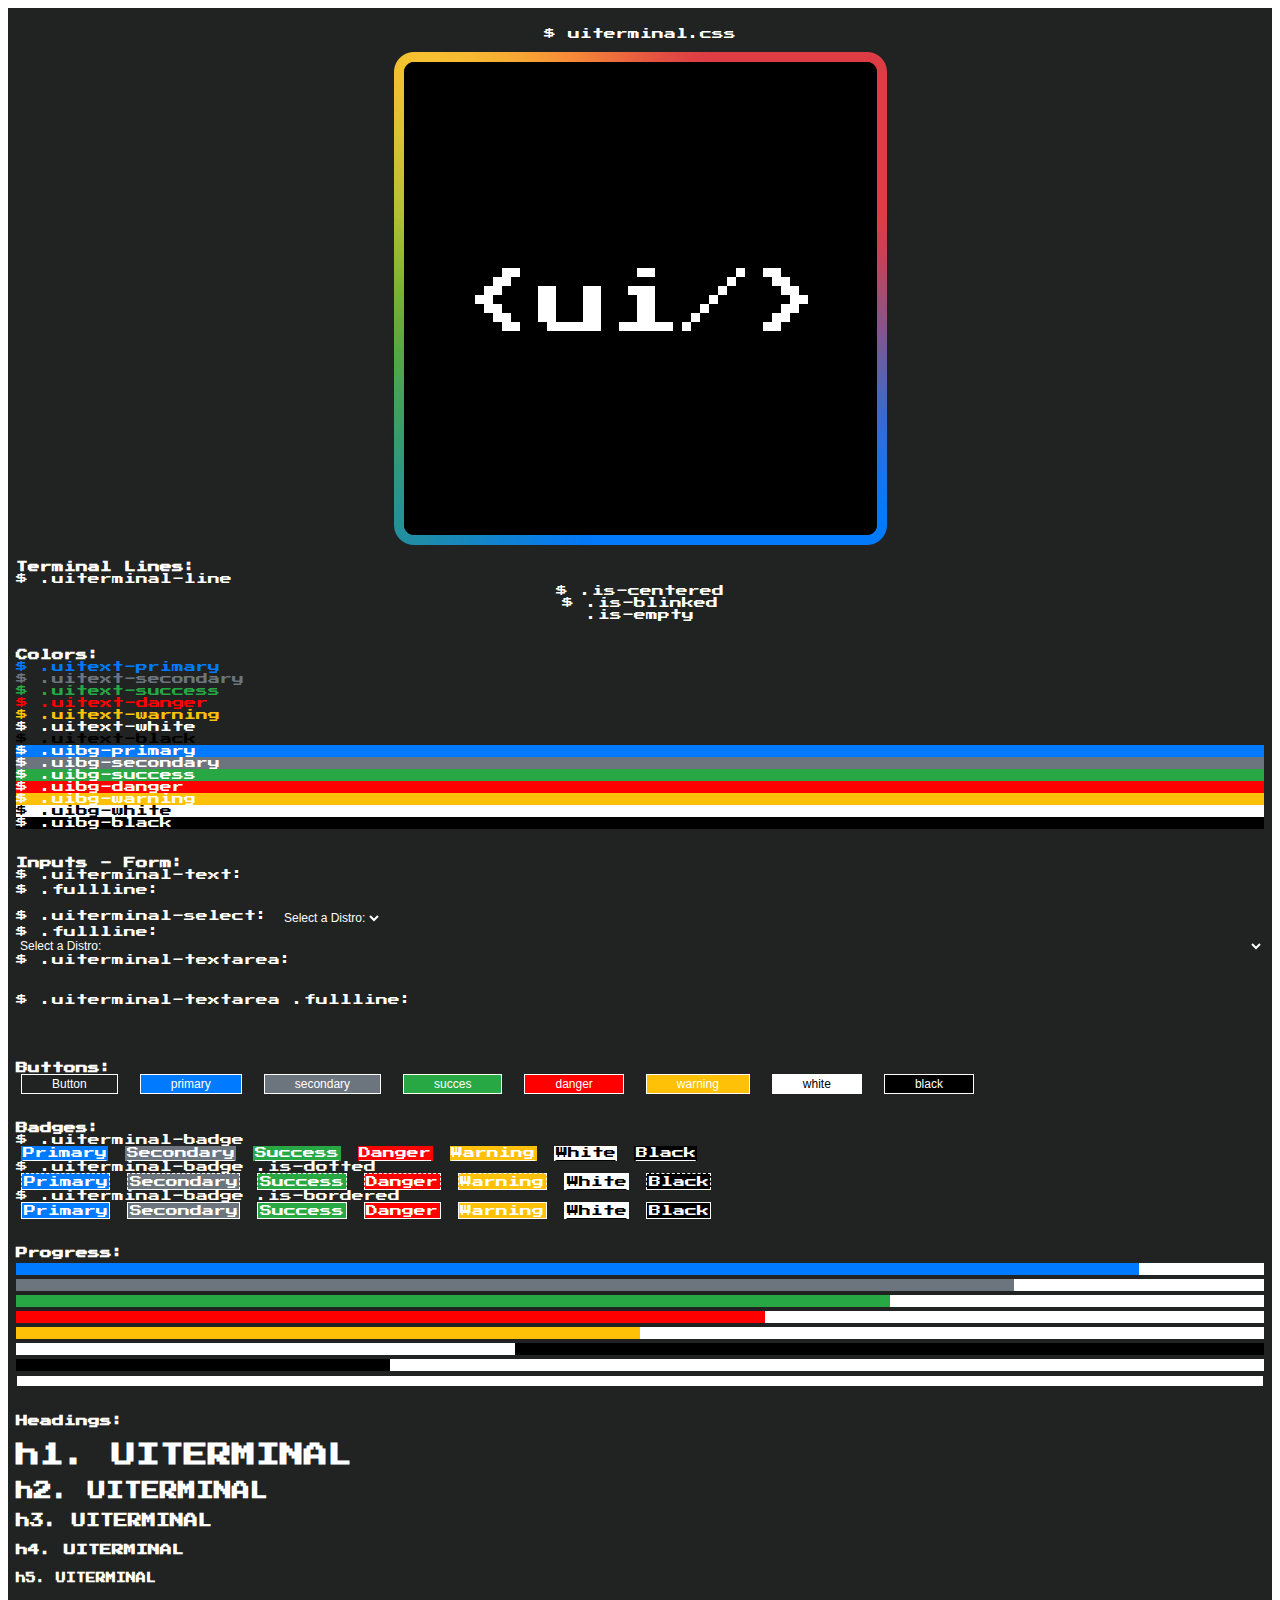
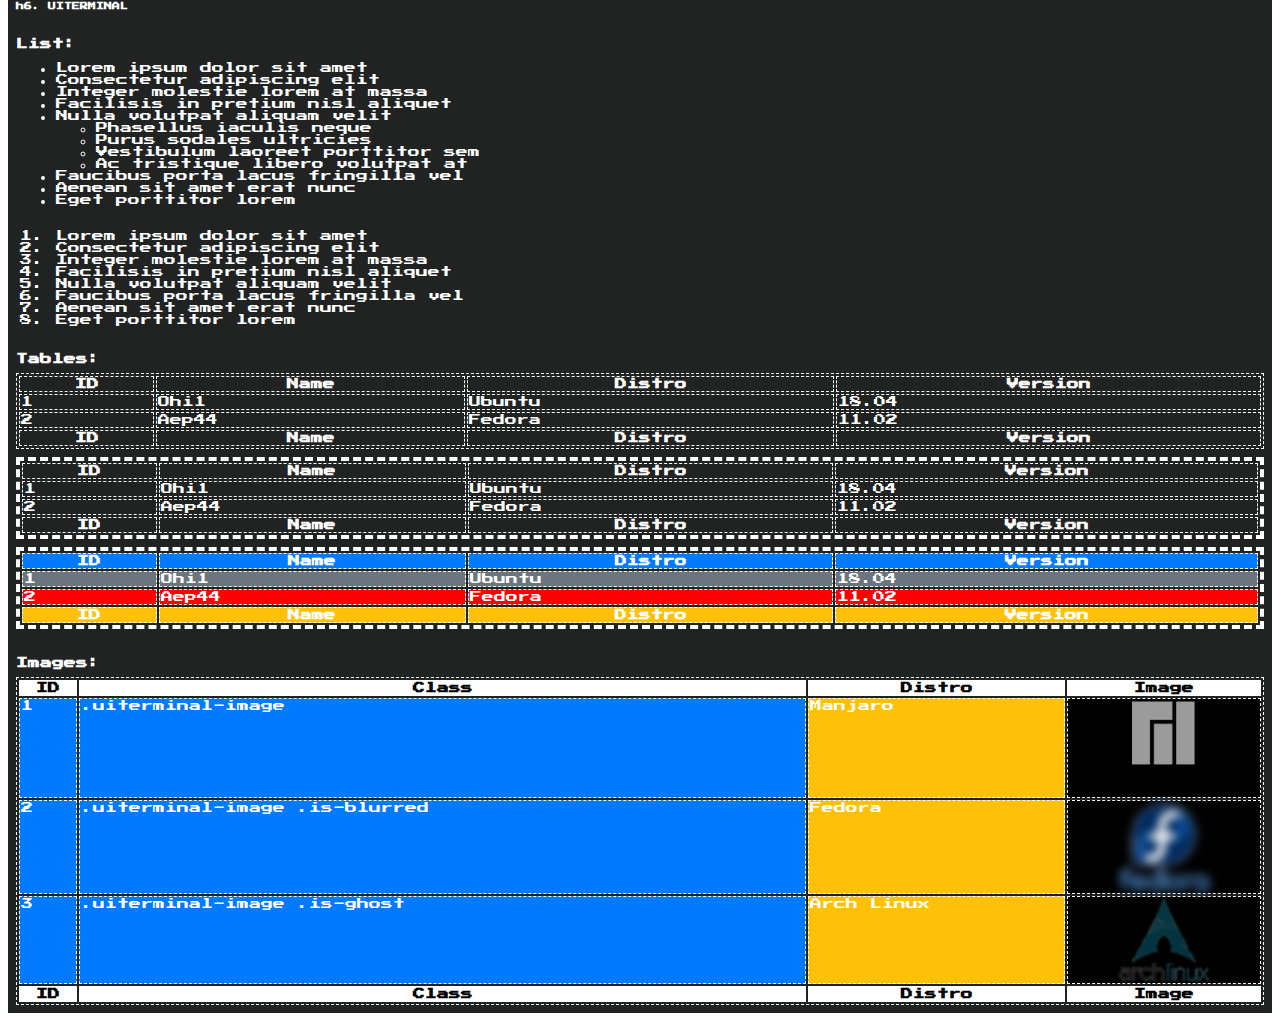
<file: examples/index.html>
<html>
    <head>
        <link href="https://fonts.googleapis.com/css?family=Press+Start+2P" rel="stylesheet">
        <link rel="stylesheet" href="../uiterminal.css" >

    </head>
<body >
    
<div class='uiterminal-full'>

<p class='uiterminal-line is-centered'>uiterminal.css</p>
<p class='uiterminal-line is-centered is-empty'><img  src='images/uiterminal.png'></p>

<!--Terminal Lines-->
<span class='uiterminal-line is-empty'> <h4>Terminal Lines:</h4></span>
<span class='uiterminal-line'>.uiterminal-line</span>
<span class='uiterminal-line is-centered'>.is-centered</span>
<span class='uiterminal-line is-centered is-blinked'> .is-blinked </span>
<span class='uiterminal-line is-centered is-empty'> .is-empty</span>

<!--Colors-->
<span class='uiterminal-line is-empty'><br></span>
<span class='uiterminal-line is-empty'> <h4>Colors:</h4></span>
<span class='uiterminal-line uitext-primary'>.uitext-primary</span>    
<span class='uiterminal-line uitext-secondary'>.uitext-secondary</span>    
<span class='uiterminal-line uitext-success'>.uitext-success</span>    
<span class='uiterminal-line uitext-danger'>.uitext-danger</span>    
<span class='uiterminal-line uitext-warning'>.uitext-warning</span>    
<span class='uiterminal-line uitext-white'>.uitext-white</span>    
<span class='uiterminal-line uitext-black '>.uitext-black</span> 
<span class='uiterminal-line uitext-white uibg-primary'>.uibg-primary</span>  
<span class='uiterminal-line uitext-white uibg-secondary'>.uibg-secondary</span>  
<span class='uiterminal-line uitext-white uibg-success'>.uibg-success</span>  
<span class='uiterminal-line uitext-white uibg-danger'>.uibg-danger</span>  
<span class='uiterminal-line uitext-white uibg-warning'>.uibg-warning</span>  
<span class='uiterminal-line uitext-black uibg-white'>.uibg-white</span>  
<span class='uiterminal-line uitext-white uibg-black'>.uibg-black</span>  
   

<!-- Forms -->
<span class='uiterminal-line is-empty'><br></span>
<span class='uiterminal-line is-empty'><h4> Inputs - Form:</h4></span>   
<span class='uiterminal-line'> .uiterminal-text: <input type='text' class='uiterminal-text' autofocus> </span>
<span class='uiterminal-line'> .fullline: <input type='text' class='uiterminal-text fullline' autofocus> </span>
<span class='uiterminal-line'> .uiterminal-select:
    <select class='uiterminal-select'>
    <option value="0">Select a Distro:</option><option value="1">Ubuntu</option>
    <option value="2">Debian</option>
    </select>
</span>
<span class='uiterminal-line'> .fullline:
    <select class='uiterminal-select fullline'><option value="0">Select a Distro:</option>
    <option value="1">Ubuntu</option>
    <option value="2">Debian</option>
    </select>
</span>
<span class='uiterminal-line'> .uiterminal-textarea: </span>
<span class='uiterminal-line is-empty'>
     <textarea class='uiterminal-textarea' autofocus> </textarea>
</span>
<span class='uiterminal-line'> .uiterminal-textarea .fullline: </span>
<span class='uiterminal-line is-empty'></span>
    <textarea class='uiterminal-textarea fullline' autofocus> </textarea>
</span>

<!--Buttons-->
<span class='uiterminal-line is-empty'><br></span>
<span class='uiterminal-line is-empty'><h4>Buttons:</h4></span>     
<span class='uiterminal-line is-empty'>
    <button class='uiterminal-button '>Button</button>
    <button class='uiterminal-button uitext-white uibg-primary'>primary</button>
    <button class='uiterminal-button uitext-white uibg-secondary'>secondary</button>
    <button class='uiterminal-button uitext-white uibg-success'>succes</button>
    <button class='uiterminal-button uitext-white uibg-danger'>danger</button>
    <button class='uiterminal-button uitext-white uibg-warning'>warning</button>
    <button class='uiterminal-button uitext-black uibg-white'>white</button>
    <button class='uiterminal-button uitext-white uibg-black '>black</button>
</span>  

<!--Badges-->
<span class="uiterminal-line is-empty"><br></span>
<span class='uiterminal-line is-empty'><h4> Badges:</h4></span>      
<span class='uiterminal-line'> .uiterminal-badge</span>      
<span class='uiterminal-line is-empty'>
            
    <a href="#" class="uiterminal-badge uitext-white uibg-primary">Primary</a>
    <a href="#" class="uiterminal-badge uitext-white uibg-secondary">Secondary</a>
    <a href="#" class="uiterminal-badge uitext-white uibg-success">Success</a>
    <a href="#" class="uiterminal-badge uitext-white uibg-danger">Danger</a>
    <a href="#" class="uiterminal-badge uitext-white uibg-warning">Warning</a>
    <a href="#" class="uiterminal-badge uitext-black uibg-white">White</a>
    <a href="#" class="uiterminal-badge uitext-white uibg-black">Black</a>
</span>    
<span class='uiterminal-line'> .uiterminal-badge .is-dotted</span>   
<span class='uiterminal-line is-empty'>
    <a href="#" class="uiterminal-badge uitext-white uibg-primary is-dotted">Primary</a>
    <a href="#" class="uiterminal-badge uitext-white uibg-secondary is-dotted">Secondary</a>
    <a href="#" class="uiterminal-badge uitext-white uibg-success is-dotted">Success</a>
    <a href="#" class="uiterminal-badge uitext-white uibg-danger is-dotted">Danger</a>
    <a href="#" class="uiterminal-badge uitext-white uibg-warning is-dotted">Warning</a>
    <a href="#" class="uiterminal-badge uitext-black uibg-white is-dotted">White</a>
    <a href="#" class="uiterminal-badge uitext-white uibg-black is-dotted">Black</a>
</span>    

<span class='uiterminal-line'> .uiterminal-badge .is-bordered</span>   
<span class='uiterminal-line is-empty'>
    <a href="#" class="uiterminal-badge uitext-white uibg-primary is-bordered">Primary</a>
    <a href="#" class="uiterminal-badge uitext-white uibg-secondary is-bordered">Secondary</a>
    <a href="#" class="uiterminal-badge uitext-white uibg-success is-bordered">Success</a>
    <a href="#" class="uiterminal-badge uitext-white uibg-danger is-bordered">Danger</a>
    <a href="#" class="uiterminal-badge uitext-white uibg-warning is-bordered">Warning</a>
    <a href="#" class="uiterminal-badge uitext-black uibg-white is-bordered">White</a>
    <a href="#" class="uiterminal-badge uitext-white uibg-black is-bordered">Black</a>
</span> 

<!--Progress-->
<span class="uiterminal-line is-empty"><br></span>
<span class='uiterminal-line is-empty'><h4>Progress:</h4></span>    
<span class='uiterminal-line is-full is-empty'>
    <progress class="uiterminal-progress progress-primary" max="100" value="90"></progress>
</span> 
<span class='uiterminal-line is-full is-empty'>
    <progress class="uiterminal-progress progress-secondary" max="100" value="80"></progress>
</span> 
<span class='uiterminal-line is-full is-empty'>
    <progress class="uiterminal-progress progress-success" max="100" value="70"></progress>
</span> 
<span class='uiterminal-line is-full is-empty'>
    <progress class="uiterminal-progress progress-danger" max="100" value="60"></progress>
</span>  
<span class='uiterminal-line is-full is-empty'>
    <progress class="uiterminal-progress progress-warning" max="100" value="50"></progress>
</span>  
<span class='uiterminal-line is-full is-empty'>
    <progress class="uiterminal-progress progress-white" max="100" value="40"></progress>
</span>  
<span class='uiterminal-line is-full is-empty'>
    <progress class="uiterminal-progress progress-black" max="100" value="30"></progress>
</span>  
    
<span class='uiterminal-line is-full is-empty'>
  <progress class="uiterminal-progress is-bordered" max="100" value="25"></progress>
</span> 
<!--Headings-->
<span class="uiterminal-line is-empty"><br></span>
<span class='uiterminal-line is-empty'><h4>Headings:</h4></span>   
<span class='uiterminal-line is-empty'>
    <h1>h1. UITERMINAL</h1>
</span>
<span class='uiterminal-line is-empty'>
    <h2>h2. UITERMINAL</h2>
</span>
<span class='uiterminal-line is-empty'>
    <h3>h3. UITERMINAL</h3>
</span>
<span class='uiterminal-line is-empty'>
    <h4>h4. UITERMINAL</h4>
</span>
<span class='uiterminal-line is-empty'>
    <h5>h5. UITERMINAL</h5>
</span>
<span class='uiterminal-line is-empty'>
    <h6>h6. UITERMINAL</h6>
</span>
<!--Lists-->
<span class="uiterminal-line is-empty"><br></span>
<span class='uiterminal-line is-empty'><h4>List:</h4></span>   
<span class='uiterminal-line is-empty'>
    <ul>
        <li>Lorem ipsum dolor sit amet</li>
        <li>Consectetur adipiscing elit</li>
        <li>Integer molestie lorem at massa</li>
        <li>Facilisis in pretium nisl aliquet</li>
        <li>Nulla volutpat aliquam velit
          <ul>
            <li>Phasellus iaculis neque</li>
            <li>Purus sodales ultricies</li>
            <li>Vestibulum laoreet porttitor sem</li>
            <li>Ac tristique libero volutpat at</li>
          </ul>
        </li>
        <li>Faucibus porta lacus fringilla vel</li>
        <li>Aenean sit amet erat nunc</li>
        <li>Eget porttitor lorem</li>
    </ul>
</span>
<span class="uiterminal-line is-empty"><br></span>
<span class='uiterminal-line is-empty'>
    <ol>
        <li>Lorem ipsum dolor sit amet</li>
        <li>Consectetur adipiscing elit</li>
        <li>Integer molestie lorem at massa</li>
        <li>Facilisis in pretium nisl aliquet</li>
        <li>Nulla volutpat aliquam velit</li>
        <li>Faucibus porta lacus fringilla vel</li>
        <li>Aenean sit amet erat nunc</li>
        <li>Eget porttitor lorem</li>
    </ol>
</span>


<!--Tables-->
<span class="uiterminal-line is-empty"><br></span>
<span class='uiterminal-line is-empty'><h4>Tables:</h4></span>     
<span class="ui-terminal-line">
        <table class="uiterminal-table ">
                <thead>
                    <tr>
                        <th>ID</th>
                        <th>Name</th>
                        <th>Distro</th>
                        <th>Version</th>
                    </tr>
                </thead>
                <tbody>
                    <tr>
                        <td>1</td>
                        <td>Ohi1</td>
                        <td>Ubuntu</td>
                        <td>18.04</td>
                    </tr>
                    <tr>
                        <td>2</td>
                        <td>Aep44</td>
                        <td>Fedora</td>
                        <td>11.02</td>
                    </tr>
                </tbody>
                <tfoot>
                    <tr>
                        <th>ID</th>
                        <th>Name</th>
                        <th>Distro</th>
                        <th>Version</th>
                    </tr>
                </tfoot>
            </table>
    <table class="uiterminal-table big-dot">
        <thead>
            <tr>
                <th>ID</th>
                <th>Name</th>
                <th>Distro</th>
                <th>Version</th>
            </tr>
        </thead>
        <tbody>
            <tr>
                <td>1</td>
                <td>Ohi1</td>
                <td>Ubuntu</td>
                <td>18.04</td>
            </tr>
            <tr>
                <td>2</td>
                <td>Aep44</td>
                <td>Fedora</td>
                <td>11.02</td>
            </tr>
        </tbody>
        <tfoot>
            <tr>
                <th>ID</th>
                <th>Name</th>
                <th>Distro</th>
                <th>Version</th>
            </tr>
        </tfoot>
    </table>
    <table class="uiterminal-table big-dot">
            <thead>
                <tr class='uibg-primary'>
                    <th>ID</th>
                    <th>Name</th>
                    <th>Distro</th>
                    <th>Version</th>
                </tr>
            </thead>
            <tbody>
                <tr class='uibg-secondary'>
                    <td>1</td>
                    <td>Ohi1</td>
                    <td>Ubuntu</td>
                    <td>18.04</td>
                </tr>
                <tr class='uibg-danger'>
                    <td>2</td>
                    <td>Aep44</td>
                    <td>Fedora</td>
                    <td>11.02</td>
                </tr>
            </tbody>
            <tfoot>
                <tr class='uibg-warning'>
                    <th>ID</th>
                    <th>Name</th>
                    <th>Distro</th>
                    <th>Version</th>
                </tr>
            </tfoot>
        </table>  
</span>
<!--Images-->
<span class="uiterminal-line is-empty"><br></span>
<span class='uiterminal-line is-empty'><h4>Images:</h4></span>     
<span class="ui-terminal-line">
        <table class="uiterminal-table ">
                <thead>
                    <tr class='uitext-black uibg-white'>
                        <th>ID</th>
                        <th>Class</th>
                        <th>Distro</th>
                        <th>Image</th>
                    </tr>
                </thead>
                <tbody>
                    <tr> 
                        <td class='uibg-primary'>1</td>
                        <td class='uibg-primary'>.uiterminal-image </td>
                        <td class='uibg-warning'>Manjaro</td>
                        <td class='uibg-black' style='text-align:center;'><img src="images/manjaro.png" class="uiterminal-image"></td>
                    </tr>
                    <tr>
                            <td class='uibg-primary'>2</td>
                            <td class='uibg-primary'>.uiterminal-image .is-blurred</td>
                            <td class='uibg-warning'>Fedora</td>
                            <td class='uibg-black'  style='text-align:center;'><img src="images/fedora.png" class="uiterminal-image is-blurred"></td>
                        </tr>
                    <tr>
                            <td class='uibg-primary'>3</td>
                            <td class='uibg-primary'>.uiterminal-image .is-ghost</td>
                            <td class='uibg-warning'>Arch Linux</td>
                            <td class='uibg-black' style='text-align:center;'><img src="images/arch.png" class="uiterminal-image is-ghost"></td>
                        </tr>
                </tbody>
                <tfoot>
                    <tr class='uitext-black uibg-white'>
                            <th>ID</th>
                            <th>Class</th>
                            <th>Distro</th>
                            <th>Image</th>
                    </tr>
                </tfoot>
            </table> 
  </span>  
    
    </div>
    
    
    
    
    

    
</body>

</html>
</file>
<file: uiterminal.css>
html,
body,
pre,
code,
kbd,
samp {
  font-family: "Press Start 2P";
}

body {
  font-size: 16px;
  color: #000000;
  background-color: #fff;
  -webkit-font-smoothing: antialiased;
}

.nes-container {
  position: relative;
  padding: 1.5rem 2rem;
  border-color: black;
  border-style: solid;
  border-width: 4px;
}
.nes-container > :last-child {
  margin-bottom: 0;
}
.nes-container.is-centered {
  text-align: center;
}
.nes-container.is-right {
  text-align: right;
}
.nes-container.with-title > .title {
  display: table;
  padding: 0 0.5rem;
  margin: -1.8rem 0 1rem;
  font-size: 1rem;
  background-color: #fff;
}
.nes-container.with-title.is-centered > .title {
  margin: -2rem auto 1rem;
}
.nes-container.with-title.is-right > .title {
  margin: -2rem 0 1rem auto;
}
.nes-container.is-dark {
  position: relative;
  margin: 4px;
  color: #fff;
  background-color: #000000;
  border-color: white;
}
.nes-container.is-dark::after {
  position: absolute;
  top: -7.2px;
  right: -7.2px;
  bottom: -7.2px;
  left: -7.2px;
  z-index: -1;
  content: "";
  background-color: #000000;
}
.nes-container.is-dark.with-title > .title {
  color: #fff;
  background-color: #000000;
}
.nes-container.is-rounded {
  padding: 1rem 1.5rem;
  margin: 4px;
}
.nes-container.is-rounded.with-title > .title {
  margin-top: -1.5rem;
}
.nes-container.is-rounded.with-title.is-centered > .title {
  margin: -1.5rem auto 1rem;
}
.nes-container.is-rounded.with-title.is-right > .title {
  margin: -1.5rem 0 1rem auto;
}
.nes-container.is-rounded.is-dark::after {
  content: none;
}
.nes-container.is-rounded.is-dark.with-title > .title {
  margin-top: -1.3rem;
}
.nes-container.is-rounded.is-dark.with-title.is-centered > .title {
  margin: -1.3rem auto 1rem;
}
.nes-container.is-rounded.is-dark.with-title.is-right > .title {
  margin: -1.3rem 0 1rem auto;
}

.uiterminal-full {
  position: relative;
  padding: 0;
  background-color: #212222;
  color: #ffffff;
  text-align: left;
  padding: 0.5rem 0.5rem 0.5rem 0.5rem;
  border-style: none;
  border-width: 4px;
}
.uiterminal-full.no-padding {
  padding: 0 0 0 0;
}

.uiterminal-table {
  margin-top: 0.5rem;
  font-size: 12px;
  border: 1px dashed #ffffff;
  background-color: #212222;
  color: #ffffff;
  width: 100%;
}
.uiterminal-table.is-centered {
  text-align: center;
}
.uiterminal-table.big-dot {
  border-width: 4px;
}
.uiterminal-table td {
  border: 1px dashed #ffffff;
}
.uiterminal-table th,
.uiterminal-table td {
  border: 1px dashed #ffffff;
  vertical-align: top;
}
.uiterminal-table thead th {
  border: 1px dashed #ffffff;
  vertical-align: bottom;
}

.uiterminal-badge {
  display: inline-block;
  padding: 0.1rem 0.1rem;
  pointer-events: none;
  line-height: 1;
  margin-left: 5px;
  text-align: center;
  white-space: nowrap;
  vertical-align: baseline;
}
.uiterminal-badge:empty {
  display: none;
}
.uiterminal-badge.is-dotted {
  border: 1px dashed #ffffff;
}
.uiterminal-badge.is-bordered {
  border: 1px solid #ffffff;
}
.uiterminal-badge.no-margin {
  margin: none;
}

.uiterminal-progress {
  color: #ffffff;
  text-align: center;
  white-space: nowrap;
  width: 100%;
  background-color: #ffffff;
  margin-top: 0.25rem;
}
.uiterminal-progress::-webkit-progress-bar {
  background-color: #ffffff;
}
.uiterminal-progress::-webkit-progress-value {
  background: #ffffff;
}
.uiterminal-progress.is-bordered {
  border: 1px solid #212222;
}
.uiterminal-progress.progress-white::-webkit-progress-value {
  background-color: #fff;
}
.uiterminal-progress.progress-white::-webkit-progress-bar {
  background-color: #000000;
}
.uiterminal-progress.progress-black::-webkit-progress-value {
  background-color: #000000;
}
.uiterminal-progress.progress-primary::-webkit-progress-value {
  background-color: #007bff;
}
.uiterminal-progress.progress-secondary::-webkit-progress-value {
  background-color: #6c757d;
}
.uiterminal-progress.progress-success::-webkit-progress-value {
  background-color: #28a745;
}
.uiterminal-progress.progress-danger::-webkit-progress-value {
  background-color: #ff0000;
}
.uiterminal-progress.progress-warning::-webkit-progress-value {
  background-color: #ffc107;
}
.uiterminal-progress.progress-info::-webkit-progress-value {
  background-color: #009bb7;
}

.uiterminal-image {
  -webkit-filter: grayscale(100%);
  /* Safari 6.0 - 9.0 */
  filter: grayscale(100%);
}
.uiterminal-image.is-ghost {
  -webkit-filter: grayscale(0%);
  /* Safari 6.0 - 9.0 */
  filter: grayscale(0%);
  -webkit-filter: blur(1px);
  /* Safari 6.0 - 9.0 */
  filter: blur(1px);
  opacity: 0.3;
  filter: alpha(opacity=30);
}
.uiterminal-image.is-blurred {
  -webkit-filter: blur(5px);
  filter: blur(5px);
}

.uiterminal-line {
  position: relative;
  display: block;
  font-size: 12px;
  padding: 0;
  background-color: #212222;
  color: #ffffff;
  text-align: left;
  border-style: none;
  width: 100%;
}
.uiterminal-line > :last-child {
  margin-bottom: 0;
}
.uiterminal-line:before {
  content: "$ ";
}
.uiterminal-line.is-centered {
  text-align: center;
}
.uiterminal-line.is-right {
  text-align: right;
}
.uiterminal-line.is-blinked {
  animation: blinker 1s linear infinite;
}
.uiterminal-line.is-empty:before {
  content: "";
}

@keyframes blinker {
  50% {
    opacity: 0;
  }
}
.uiterminal-text {
  font-size: 12px;
  padding: 0;
  background-color: #212222;
  color: #ffffff;
  text-align: left;
  border-style: none;
  cursor: auto;
  caret-color: #ffffff;
}
.uiterminal-text:focus {
  cursor: none;
  outline: none;
  animation: none;
}
.uiterminal-text.fullline {
  width: 100%;
}
.uiterminal-text.is-centered {
  text-align: center;
}
.uiterminal-text.is-right {
  text-align: right;
}

.uiterminal-textarea {
  font-size: 12px;
  padding: 0;
  background-color: #212222;
  color: #ffffff;
  text-align: left;
  border-style: none;
  cursor: auto;
  caret-color: #ffffff;
}
.uiterminal-textarea::-webkit-scrollbar {
  background-color: #212222;
  color: #ffffff;
}
.uiterminal-textarea::-webkit-scrollbar-button {
  background-color: #212222;
  color: #ffffff;
}
.uiterminal-textarea::-webkit-scrollbar-track {
  background-color: #212222;
  color: #ffffff;
}
.uiterminal-textarea::-webkit-scrollbar-track-piece {
  background-color: #212222;
  color: #ffffff;
}
.uiterminal-textarea::-webkit-scrollbar-thumb {
  background-color: #212222;
  color: #ffffff;
}
.uiterminal-textarea::-webkit-scrollbar-corner {
  background-color: #212222;
  color: #ffffff;
}
.uiterminal-textarea::-webkit-resizer {
  background-color: #212222;
  color: #ffffff;
}
.uiterminal-textarea:focus {
  cursor: none;
  outline: none;
  animation: none;
}
.uiterminal-textarea.fullline {
  width: 100%;
}
.uiterminal-textarea.is-centered {
  text-align: center;
}
.uiterminal-textarea.is-right {
  text-align: right;
}

.uiterminal-select {
  font-size: 12px;
  padding: 0;
  background-color: #212222;
  color: #ffffff;
  text-align: left;
  border-style: none;
}
.uiterminal-select.fullline {
  width: 100%;
}
.uiterminal-select option {
  font-size: 32px;
  padding: 0;
  background-color: #212222;
  color: #ffffff;
  text-align: left;
  border-style: none;
  cursor: auto;
  caret-color: #ffffff;
  width: 100%;
}

.uiterminal-button {
  font-size: 12px;
  background-color: #212222;
  color: #ffffff;
  border: 1px solid #ffffff;
  cursor: auto;
  padding: 2px 30px 2px 30px;
  margin-left: 5px;
  margin-right: 5px;
  text-align: center;
  text-decoration: none;
  display: inline-block;
}
.uiterminal-button.fill {
  transition: 0.1s;
}
.uiterminal-button.fill:focus {
  box-shadow: inset 0 0 0 2em #ffffff;
}
.uiterminal-button.fill:hover {
  box-shadow: inset 0 0 0 2em #ffffff;
}

@keyframes blink-empty {
  30%, 75% {
    background-size: 1px 1.2em;
  }
  50% {
    background-size: 0 1.2em;
  }
}
.uitext-white {
  color: #fff;
}

.uitext-black {
  color: #000000;
}

.uitext-primary {
  color: #007bff;
}

.uitext-secondary {
  color: #6c757d;
}

.uitext-success {
  color: #28a745;
}

.uitext-danger {
  color: #ff0000;
}

.uitext-warning {
  color: #ffc107;
}

.uitext-info {
  color: #009bb7;
}

.uibg-white {
  background-color: #fff;
}

.uibg-black {
  background-color: #000000;
}

.uibg-primary {
  background-color: #007bff;
}

.uibg-secondary {
  background-color: #6c757d;
}

.uibg-success {
  background-color: #28a745;
}

.uibg-danger {
  background-color: #ff0000;
}

.uibg-warning {
  background-color: #ffc107;
}

.uibg-info {
  background-color: #009bb7;
}

.border-white {
  border-color: #fff;
}

.border-black {
  border-color: #000000;
}

.border-primary {
  border-color: #007bff;
}

.border-secondary {
  border-color: #6c757d;
}

.border-success {
  border-color: #28a745;
}

.border-danger {
  border-color: #ff0000;
}

.border-warning {
  border-color: #ffc107;
}

.border-info {
  border-color: #009bb7;
}

/*# sourceMappingURL=uiterminal.css.map */
</file>
